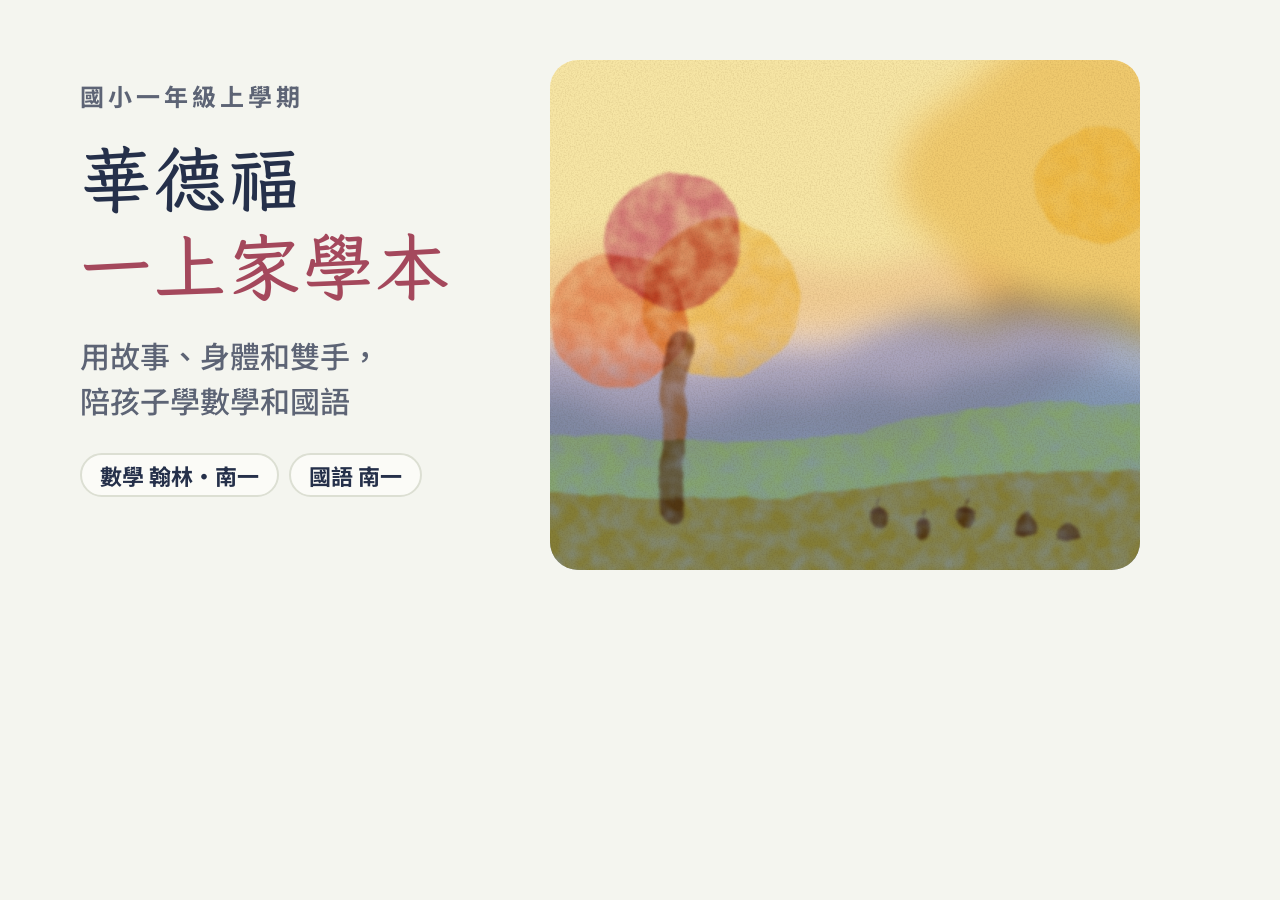
<file: design/og-image.html>
<!doctype html>
<html lang="zh-Hant-TW">
<head>
  <meta charset="utf-8">
  <title>OG image 1200×630</title>
  <link rel="stylesheet" href="https://fonts.googleapis.com/css2?family=LXGW+WenKai+TC:wght@700&family=Noto+Sans+TC:wght@500;700&display=block">
  <style>
    html,
    body {
      width: 1200px;
      height: 630px;
      margin: 0;
      overflow: hidden;
    }

    body {
      position: relative;
      background: #F4F5EF;
      color: #25304A;
      font-family: "Noto Sans TC", "Microsoft JhengHei", sans-serif;
    }

    .copy {
      position: absolute;
      top: 78px;
      left: 80px;
      width: 500px;
    }

    .label {
      font-size: 24px;
      font-weight: 700;
      letter-spacing: 4px;
      color: #5D6475;
    }

    h1 {
      margin: 22px 0 22px;
      font-family: "LXGW WenKai TC", "DFKai-SB", serif;
      font-size: 72px;
      font-weight: 700;
      line-height: 1.22;
      letter-spacing: 2px;
      white-space: nowrap;
    }

    h1 span {
      display: block;
      color: #A4485C;
    }

    .sub {
      margin: 0;
      color: #5D6475;
      font-size: 30px;
      font-weight: 500;
      line-height: 1.5;
    }

    .chips {
      display: flex;
      gap: 10px;
      margin-top: 30px;
    }

    .chips span {
      padding: 4px 18px;
      border: 2px solid #DCDFD3;
      border-radius: 999px;
      background: #FBFBF7;
      font-size: 22px;
      font-weight: 700;
    }

    .painting {
      position: absolute;
      top: 60px;
      right: 60px;
      width: 590px;
      height: 510px;
      border-radius: 28px;
      overflow: hidden;
      background: #FBF6EA;
    }

    .painting svg {
      display: block;
      width: 100%;
      height: 100%;
    }

    .painting svg g > * { mix-blend-mode: multiply; }
    .painting svg .nb { mix-blend-mode: normal; }
    .painting .grain { mix-blend-mode: multiply; opacity: .4; }
  </style>
</head>
<body>
  <div class="copy">
    <div class="label">國小一年級上學期</div>
    <h1>華德福<span>一上家學本</span></h1>
    <p class="sub">用故事、身體和雙手，<br>陪孩子學數學和國語</p>
    <div class="chips"><span>數學 翰林・南一</span><span>國語 南一</span></div>
  </div>
  <div class="painting" id="painting"></div>

  <script src="../site/art.js"></script>
  <script>
    document.getElementById('painting').innerHTML = window.SCENES.hero();
  </script>
</body>
</html>
</file>
